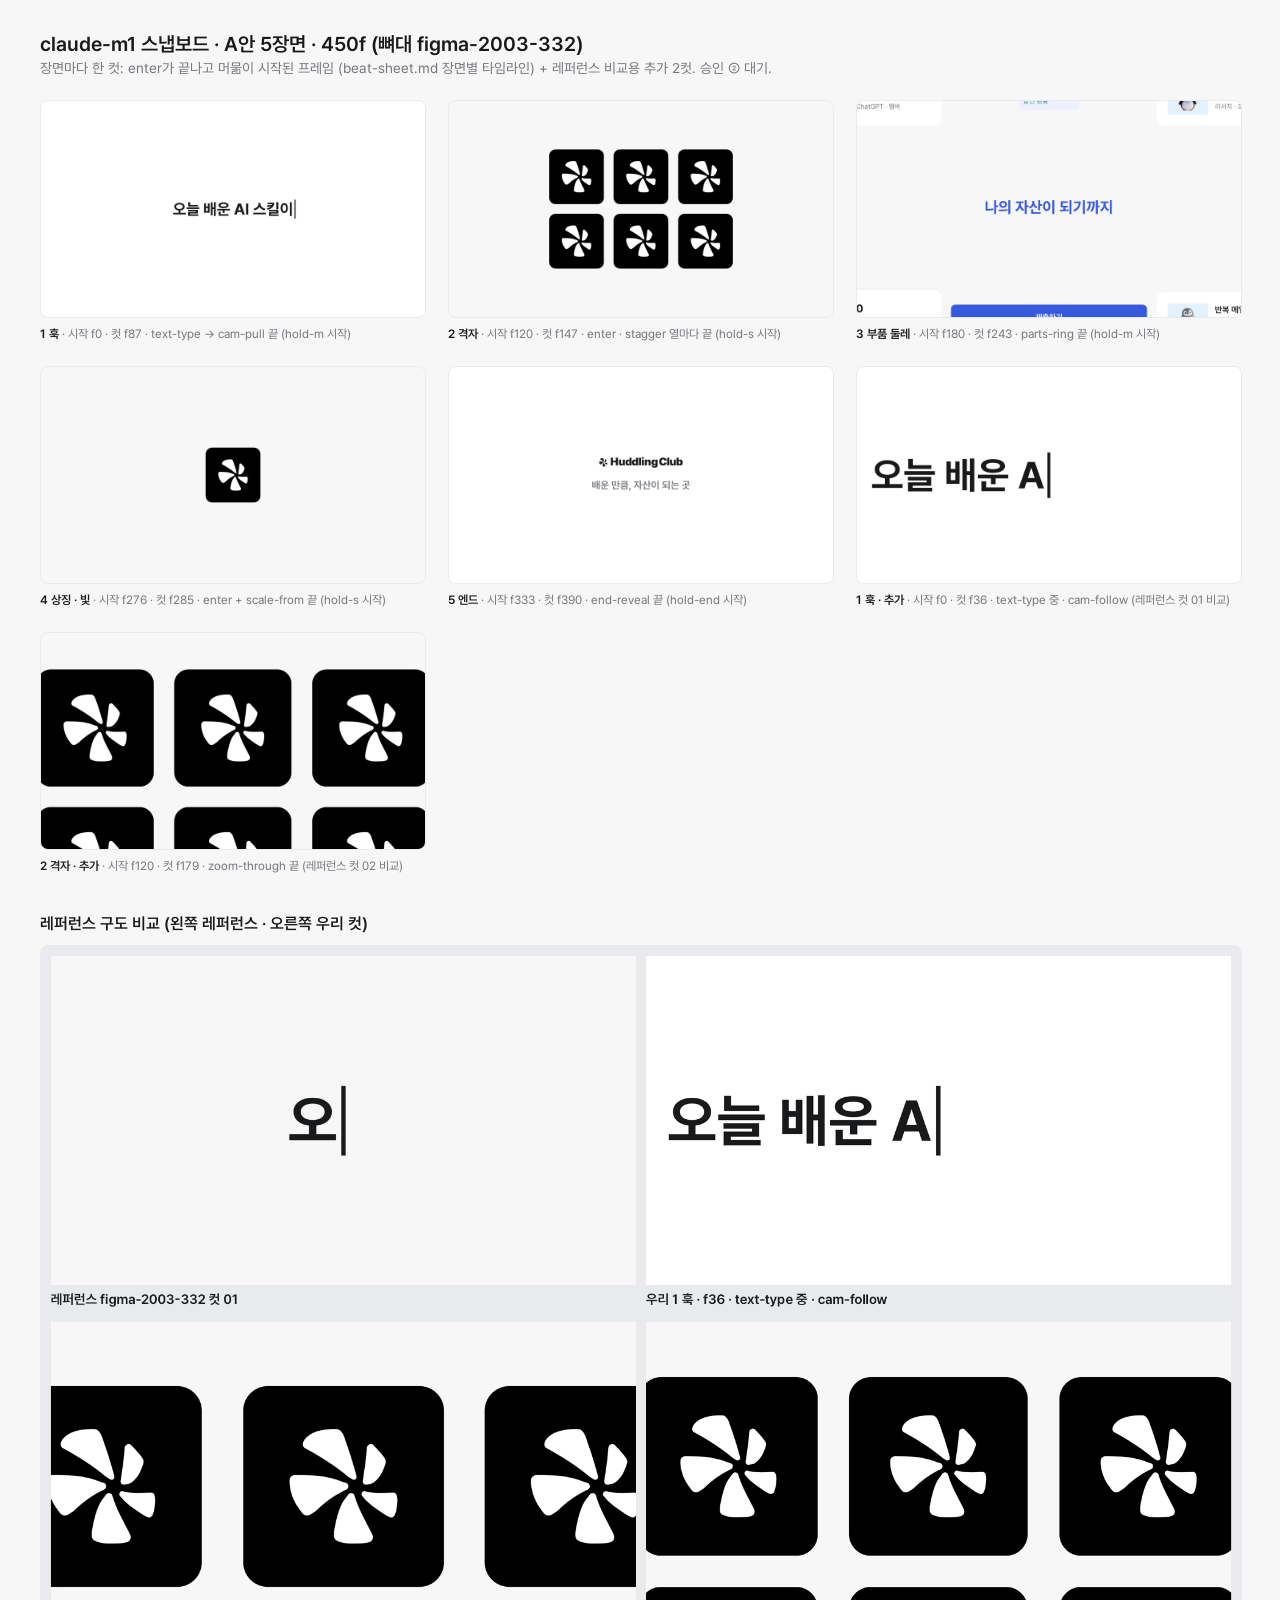
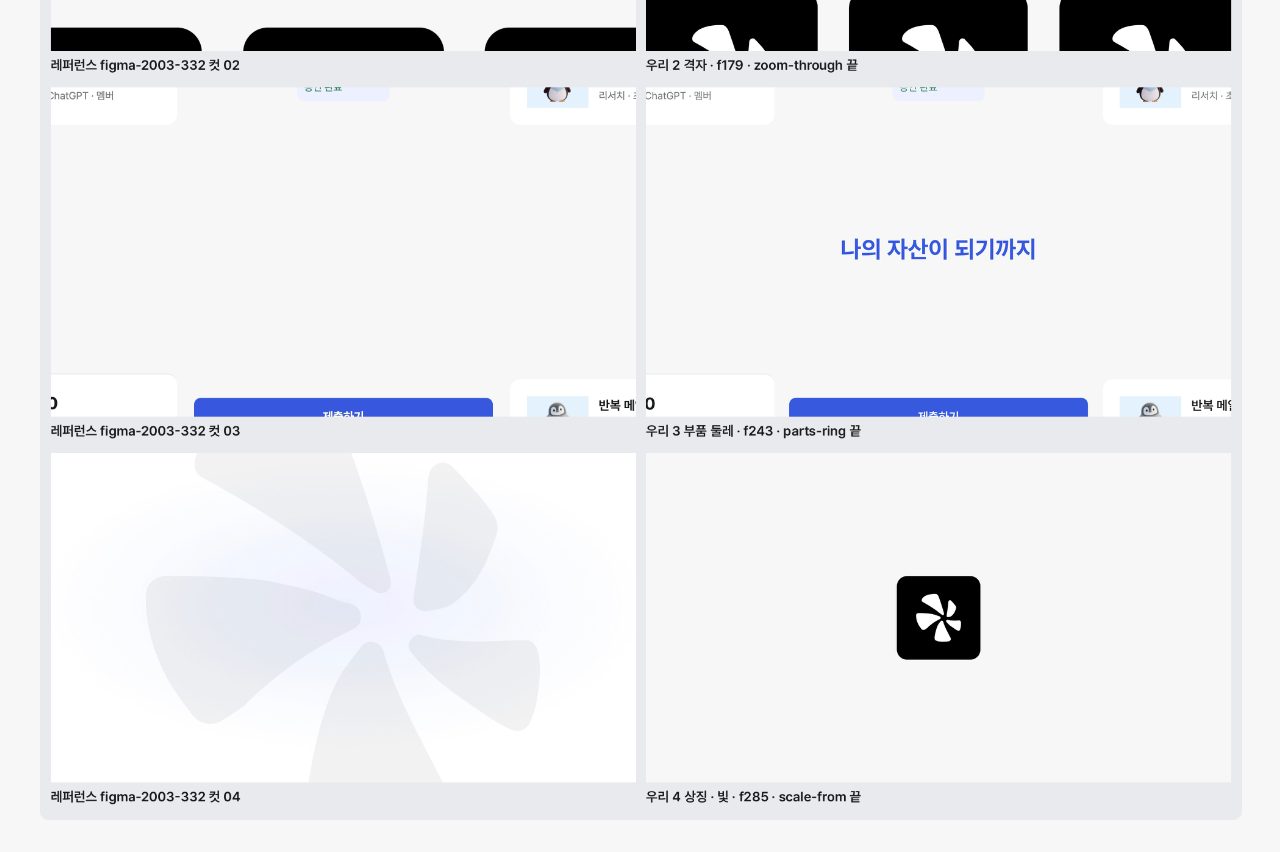
<file: out/claude-m1/snapboard/index.html>
<!doctype html>
<html lang="ko">
<head>
<meta charset="utf-8">
<meta name="viewport" content="width=device-width, initial-scale=1">
<title>claude-m1 스냅보드</title>
<style>
  @font-face { font-family: "Pretendard"; font-weight: 400; src: url("../video/assets/fonts/Pretendard-Regular.otf") format("opentype"); }
  @font-face { font-family: "Pretendard"; font-weight: 600; src: url("../video/assets/fonts/Pretendard-SemiBold.otf") format("opentype"); }
  :root { --bg: #f7f7f8; --surface: #ffffff; --text: #18191b; --muted: #75777c; --border: #e9eaed; } /* design.md 1장 */
  body { margin: 0; padding: 32px 16px; background: var(--bg); color: var(--text); font-family: "Pretendard", sans-serif; }
  header, main, section { max-width: 1200px; margin: 0 auto; }
  h1 { font-size: 20px; font-weight: 600; margin: 0 0 4px; }
  h2 { font-size: 16px; font-weight: 600; margin: 40px auto 12px; max-width: 1200px; }
  header p { margin: 0 0 24px; font-size: 14px; color: var(--muted); }
  main { display: grid; grid-template-columns: repeat(auto-fill, minmax(320px, 1fr)); gap: 24px; }
  figure { margin: 0; }
  img { display: block; width: 100%; height: auto; border: 1px solid var(--border); border-radius: 8px; background: var(--surface); }
  figcaption { margin-top: 8px; font-size: 12px; line-height: 16px; color: var(--muted); }
  figcaption b { color: var(--text); font-weight: 600; }
</style>
</head>
<body>
  <header>
    <h1>claude-m1 스냅보드 · A안 5장면 · 450f (뼈대 figma-2003-332)</h1>
    <p>장면마다 한 컷: enter가 끝나고 머묾이 시작된 프레임 (beat-sheet.md 장면별 타임라인) + 레퍼런스 비교용 추가 2컷. 승인 ② 대기.</p>
  </header>
  <main>
    <figure>
      <img src="s01.png" alt="1 훅 컷 f87" width="1920" height="1080">
      <figcaption><b>1 훅</b> · 시작 f0 · 컷 f87 · text-type → cam-pull 끝 (hold-m 시작)</figcaption>
    </figure>
    <figure>
      <img src="s02.png" alt="2 격자 컷 f147" width="1920" height="1080">
      <figcaption><b>2 격자</b> · 시작 f120 · 컷 f147 · enter · stagger 열마다 끝 (hold-s 시작)</figcaption>
    </figure>
    <figure>
      <img src="s03.png" alt="3 부품 둘레 컷 f243" width="1920" height="1080">
      <figcaption><b>3 부품 둘레</b> · 시작 f180 · 컷 f243 · parts-ring 끝 (hold-m 시작)</figcaption>
    </figure>
    <figure>
      <img src="s04.png" alt="4 상징 · 빛 컷 f285" width="1920" height="1080">
      <figcaption><b>4 상징 · 빛</b> · 시작 f276 · 컷 f285 · enter + scale-from 끝 (hold-s 시작)</figcaption>
    </figure>
    <figure>
      <img src="s05.png" alt="5 엔드 컷 f390" width="1920" height="1080">
      <figcaption><b>5 엔드</b> · 시작 f333 · 컷 f390 · end-reveal 끝 (hold-end 시작)</figcaption>
    </figure>
    <figure>
      <img src="s01b-f36.png" alt="1 훅 · 추가 컷 f36" width="1920" height="1080">
      <figcaption><b>1 훅 · 추가</b> · 시작 f0 · 컷 f36 · text-type 중 · cam-follow (레퍼런스 컷 01 비교)</figcaption>
    </figure>
    <figure>
      <img src="s02b-f179.png" alt="2 격자 · 추가 컷 f179" width="1920" height="1080">
      <figcaption><b>2 격자 · 추가</b> · 시작 f120 · 컷 f179 · zoom-through 끝 (레퍼런스 컷 02 비교)</figcaption>
    </figure>
  </main>
  <h2>레퍼런스 구도 비교 (왼쪽 레퍼런스 · 오른쪽 우리 컷)</h2>
  <section><img src="ref-compare.png" alt="레퍼런스 4컷과 우리 컷 비교" width="1968" height="2416"></section>
</body>
</html>
</file>
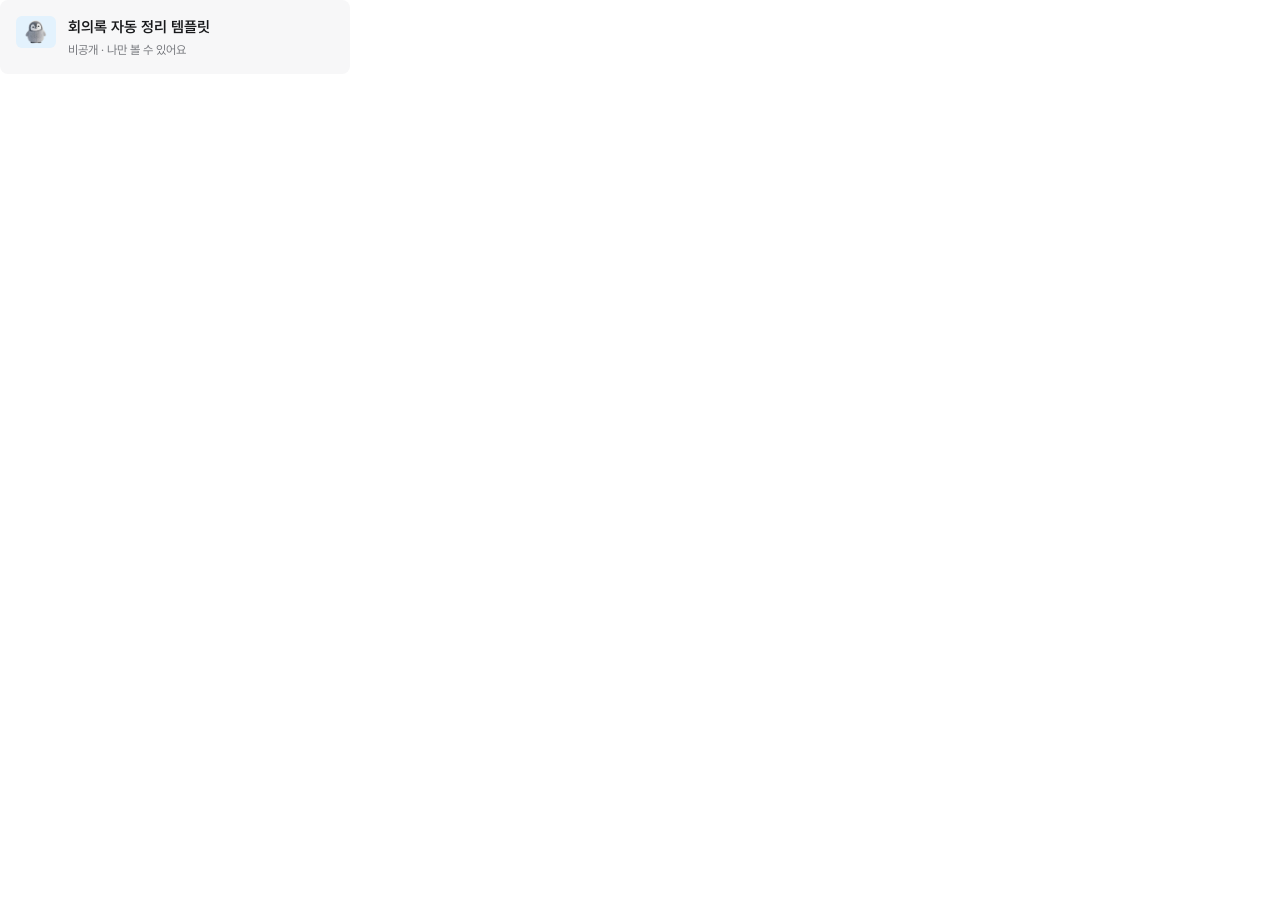
<file: src/parts/asset-card.html>
<!doctype html>
<!--
  src/parts/asset-card.html — 자산 카드 (Figma 197:640 · 197:656 · 197:671 · 197:686 · AssetCard · "실습 소재" 섹션)
  크기: 350×74 (피그마 레이어 값 그대로). 안쪽 여백 16 (space-content) · 간격 12 · 모서리 8 · 아이콘 칸 40×32 모서리 6 (radius-small)
  간격 12는 피그마에서 radius-card에, 모서리 8은 space-inline에 연결돼 있다 (값만 같음). 토큰 이름은 docs/design.md 4장 Scale
  일러스트: src/assets/buddy-front-1.png (private-image) · buddy-front-2.png (review). 피그마 에셋과 같은 파일. 감싸기만 하고 고치지 않는다
  상태: #asset-card의 data-state (피그마 variant 4개)
    private-image  "회의록 자동 정리 템플릿" · "비공개 · 나만 볼 수 있어요"      (197:640, 펭귄 아이콘)
    review         "리서치 비교표 템플릿" · "멤버 공개 · 판매 검수 중"          (197:656, 펭귄 아이콘)
    selling        "업무 자동화 체크리스트" · "멤버 공개 · 판매 중 · ₩9,900"     (197:671, "파일" 아이콘)
    private-file   "주간 보고서 작성 도우미" · "비공개 · 판매 신청 전"          (197:686, "파일" 아이콘)
  펭귄 아이콘 상태는 위쪽 정렬, "파일" 아이콘 상태는 가운데 정렬 (피그마 그대로)
  확인용: ?state=<값> 으로 열면 그 상태로 보인다
  비교 캡처: src/parts/_check/asset-card.png
-->
<html lang="ko">
<head>
<meta charset="utf-8">
<title>asset-card</title>
<style>
  @font-face { font-family: "Pretendard"; font-weight: 400; src: url("../assets/fonts/Pretendard-Regular.otf") format("opentype"); }
  @font-face { font-family: "Pretendard"; font-weight: 600; src: url("../assets/fonts/Pretendard-SemiBold.otf") format("opentype"); }
  /* 토큰 (docs/design.md 1장) */
  :root {
    --color-bg: #ffffff;
    --color-surface: #f7f7f8;
    --color-text: #18191b;
    --color-text-muted: #75777c;
    --color-primary: #3759de;
    --color-character-bg: #e3f2fd;
  }
  html, body { margin: 0; background: transparent; }
  #asset-card {
    box-sizing: border-box;
    width: 350px;
    padding: 16px;
    display: flex;
    align-items: flex-start;
    gap: 12px;
    overflow: hidden;
    border-radius: 8px;
    background: var(--color-surface);
    font-family: "Pretendard", sans-serif;
  }
  #asset-card[data-state="selling"],
  #asset-card[data-state="private-file"] { align-items: center; }
  #asset-card p { margin: 0; }
  /* 아이콘 칸 */
  #asset-card .icon {
    box-sizing: border-box;
    flex: none;
    width: 40px;
    overflow: hidden;
    border-radius: 6px;
  }
  #asset-card .icon-image { height: 32px; background: var(--color-character-bg); }
  #asset-card .icon-image img { display: block; width: 40px; height: 32px; object-fit: contain; }
  #asset-card .icon-file { padding: 8px; background: var(--color-bg); }
  /* Text/eyebrow */
  #asset-card .icon-file p { width: 24px; font-weight: 600; font-size: 11px; line-height: 16px; color: var(--color-primary); }
  #asset-card .copy { width: 266px; display: flex; flex-direction: column; gap: 4px; overflow: hidden; }
  /* Text/list-title */
  #asset-card .title { font-weight: 600; font-size: 15px; line-height: 22px; color: var(--color-text); }
  /* Text/caption */
  #asset-card .meta { font-weight: 400; font-size: 12px; line-height: 16px; color: var(--color-text-muted); }
  /* 상태별로 하나만 보인다 */
  #asset-card [data-for] { display: none; }
  #asset-card[data-state="private-image"] [data-for~="private-image"],
  #asset-card[data-state="review"] [data-for~="review"],
  #asset-card[data-state="selling"] [data-for~="selling"],
  #asset-card[data-state="private-file"] [data-for~="private-file"] { display: block; }
  #asset-card .copy[data-for] { display: none; }
  #asset-card[data-state="private-image"] .copy[data-for~="private-image"],
  #asset-card[data-state="review"] .copy[data-for~="review"],
  #asset-card[data-state="selling"] .copy[data-for~="selling"],
  #asset-card[data-state="private-file"] .copy[data-for~="private-file"] { display: flex; }
</style>
</head>
<body>
  <div id="asset-card" data-state="private-image">
    <div class="icon icon-image" data-for="private-image"><img src="../assets/buddy-front-1.png" alt=""></div>
    <div class="icon icon-image" data-for="review"><img src="../assets/buddy-front-2.png" alt=""></div>
    <div class="icon icon-file" data-for="selling private-file"><p>파일</p></div>
    <div class="copy" data-for="private-image">
      <p class="title">회의록 자동 정리 템플릿</p>
      <p class="meta">비공개 · 나만 볼 수 있어요</p>
    </div>
    <div class="copy" data-for="review">
      <p class="title">리서치 비교표 템플릿</p>
      <p class="meta">멤버 공개 · 판매 검수 중</p>
    </div>
    <div class="copy" data-for="selling">
      <p class="title">업무 자동화 체크리스트</p>
      <p class="meta">멤버 공개 · 판매 중 · ₩9,900</p>
    </div>
    <div class="copy" data-for="private-file">
      <p class="title">주간 보고서 작성 도우미</p>
      <p class="meta">비공개 · 판매 신청 전</p>
    </div>
  </div>
  <script>
    const s = new URLSearchParams(location.search).get("state");
    if (s) document.getElementById("asset-card").dataset.state = s;
  </script>
</body>
</html>
</file>
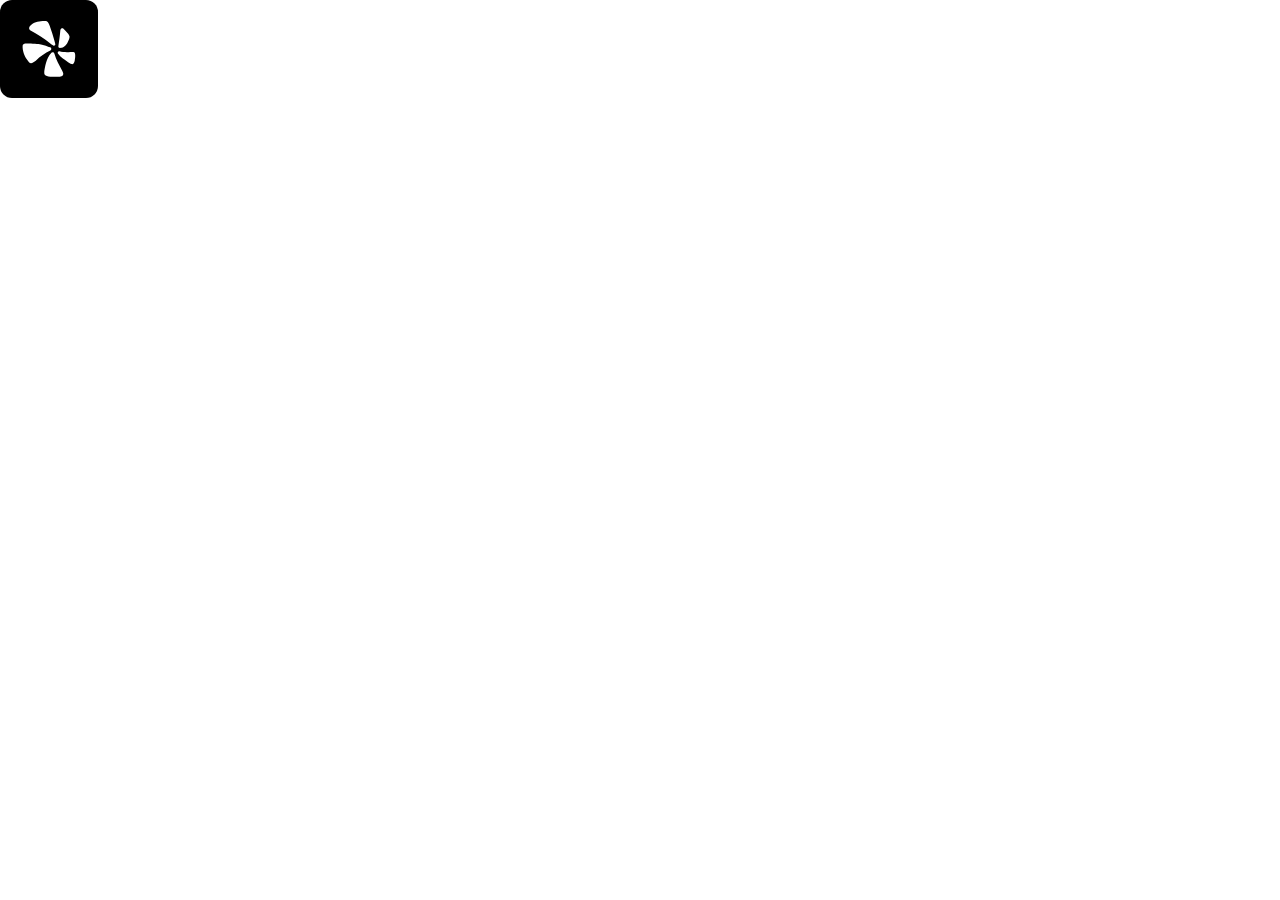
<file: src/parts/brand-icon.html>
<!doctype html>
<!--
  src/parts/brand-icon.html — 앱 아이콘 (Figma 255:2700)
  크기: 98×98 (피그마 레이어 값 그대로). 안쪽 여백 16 (space-content) · 모서리 12 (radius-card) · 안에 흰 심볼 66×66. 토큰 이름은 docs/design.md 4장 Scale
  원본: src/assets/logo-symbol-white.svg (logo의 symbol-white와 같은 파일). 감싸기만 하고 고치지 않는다
  상태: 없음 (피그마에 variant 없음)
-->
<html lang="ko">
<head>
<meta charset="utf-8">
<title>brand-icon</title>
<style>
  /* 토큰 (docs/design.md 1장) */
  :root {
    --color-illustration-000000: #000000;
  }
  html, body { margin: 0; background: transparent; }
  #brand-icon {
    box-sizing: border-box;
    width: 98px;
    padding: 16px;
    display: flex;
    align-items: center;
    border-radius: 12px;
    background: var(--color-illustration-000000);
  }
  #brand-icon img { display: block; flex: none; width: 66px; height: 66px; }
</style>
</head>
<body>
  <div id="brand-icon">
    <img src="../assets/logo-symbol-white.svg" width="100" height="100" alt="Huddling Club">
  </div>
</body>
</html>
</file>
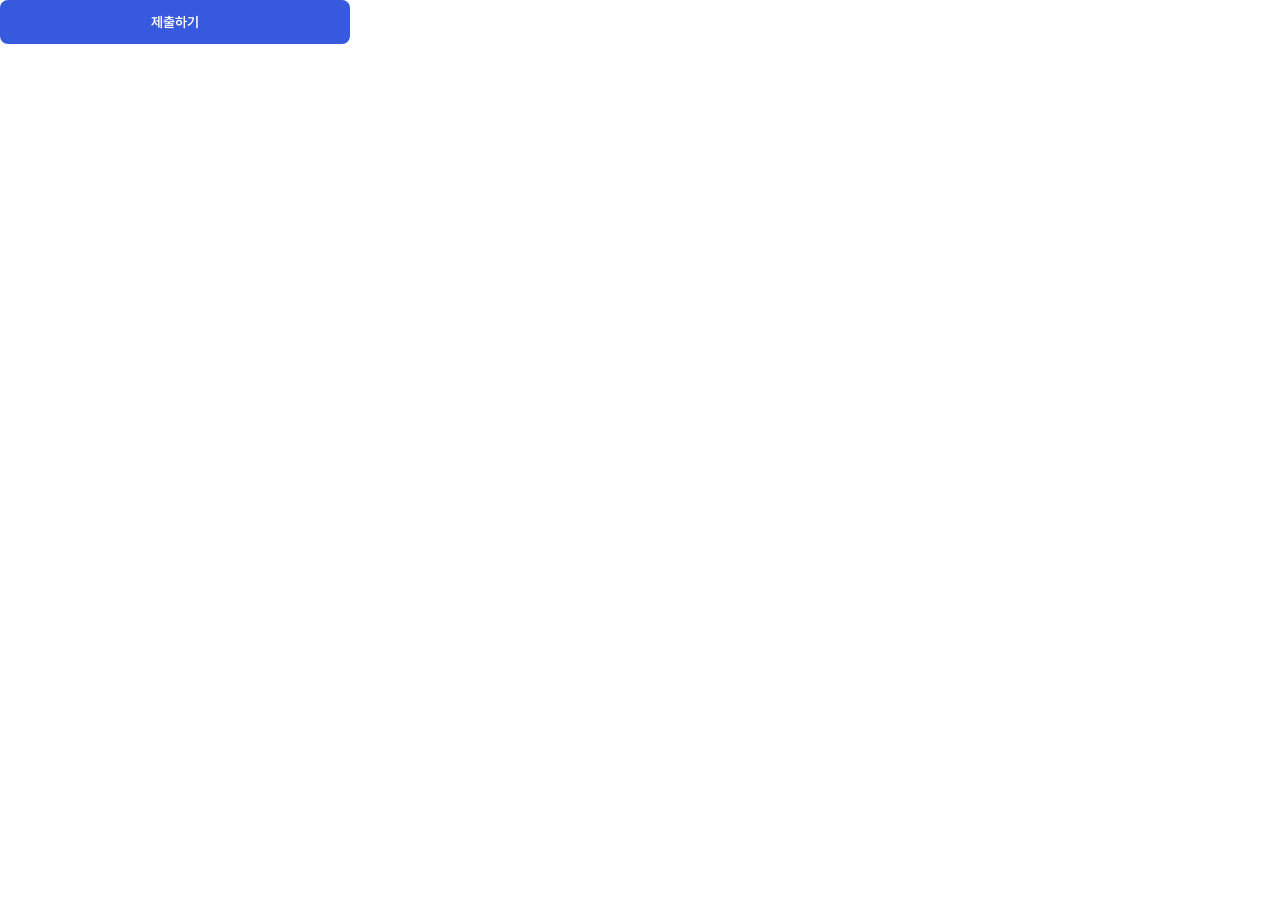
<file: src/parts/button-submit.html>
<!doctype html>
<!--
  src/parts/button-submit.html — 제출 버튼 (Figma 195:634 · Button · 허들링 B안 공통 컴포넌트)
  크기: 350×44 (피그마 레이어 값 그대로). 안쪽 여백 12 (space-small) · 간격 8 (space-inline) · 모서리 8 (radius-button). 토큰 이름은 docs/design.md 4장 Scale
  상태: #button-submit의 data-state로 문구만 바뀐다. 피그마는 인스턴스마다 글자를 바꿔 씀
    submit       "제출하기"              (부품 원본 195:634)
    view-assets  "내 자산에서 보기"       (04-approved 191:1275)
    add-asset    "＋ 새 자산 등록"        (05-assets 191:1288, 전각 ＋ 그대로)
    apply-case   "적용 사례 정리하기 →"   (mission-card 안 195:638, 폭 318)
  확인용: ?state=<값> 으로 열면 그 상태로 보인다
  눌림 모션은 src/patterns/button-press.html 주석대로 장면에서 만든다
-->
<html lang="ko">
<head>
<meta charset="utf-8">
<title>button-submit</title>
<style>
  @font-face { font-family: "Pretendard"; font-weight: 600; src: url("../assets/fonts/Pretendard-SemiBold.otf") format("opentype"); }
  /* 토큰 (docs/design.md 1장) */
  :root {
    --color-primary: #3759de;
    --color-on-primary: #ffffff;
  }
  html, body { margin: 0; background: transparent; }
  #button-submit {
    box-sizing: border-box;
    width: 350px;
    padding: 12px;
    display: flex;
    align-items: center;
    justify-content: center;
    gap: 8px;
    overflow: hidden;
    border-radius: 8px;
    background: var(--color-primary);
  }
  #button-submit[data-state="apply-case"] { width: 318px; }
  /* Text/label */
  #button-submit .label {
    flex: 1 0 0;
    min-width: 1px;
    margin: 0;
    font-family: "Pretendard", sans-serif;
    font-weight: 600;
    font-size: 14px;
    line-height: 20px;
    color: var(--color-on-primary);
    text-align: center;
  }
  #button-submit .label > span { display: none; }
  #button-submit[data-state="submit"] [data-for="submit"],
  #button-submit[data-state="view-assets"] [data-for="view-assets"],
  #button-submit[data-state="add-asset"] [data-for="add-asset"],
  #button-submit[data-state="apply-case"] [data-for="apply-case"] { display: inline; }
</style>
</head>
<body>
  <div id="button-submit" data-state="submit">
    <p class="label"><span data-for="submit">제출하기</span><span data-for="view-assets">내 자산에서 보기</span><span data-for="add-asset">＋ 새 자산 등록</span><span data-for="apply-case">적용 사례 정리하기 →</span></p>
  </div>
  <script>
    const state = new URLSearchParams(location.search).get("state");
    if (state) document.getElementById("button-submit").dataset.state = state;
  </script>
</body>
</html>
</file>
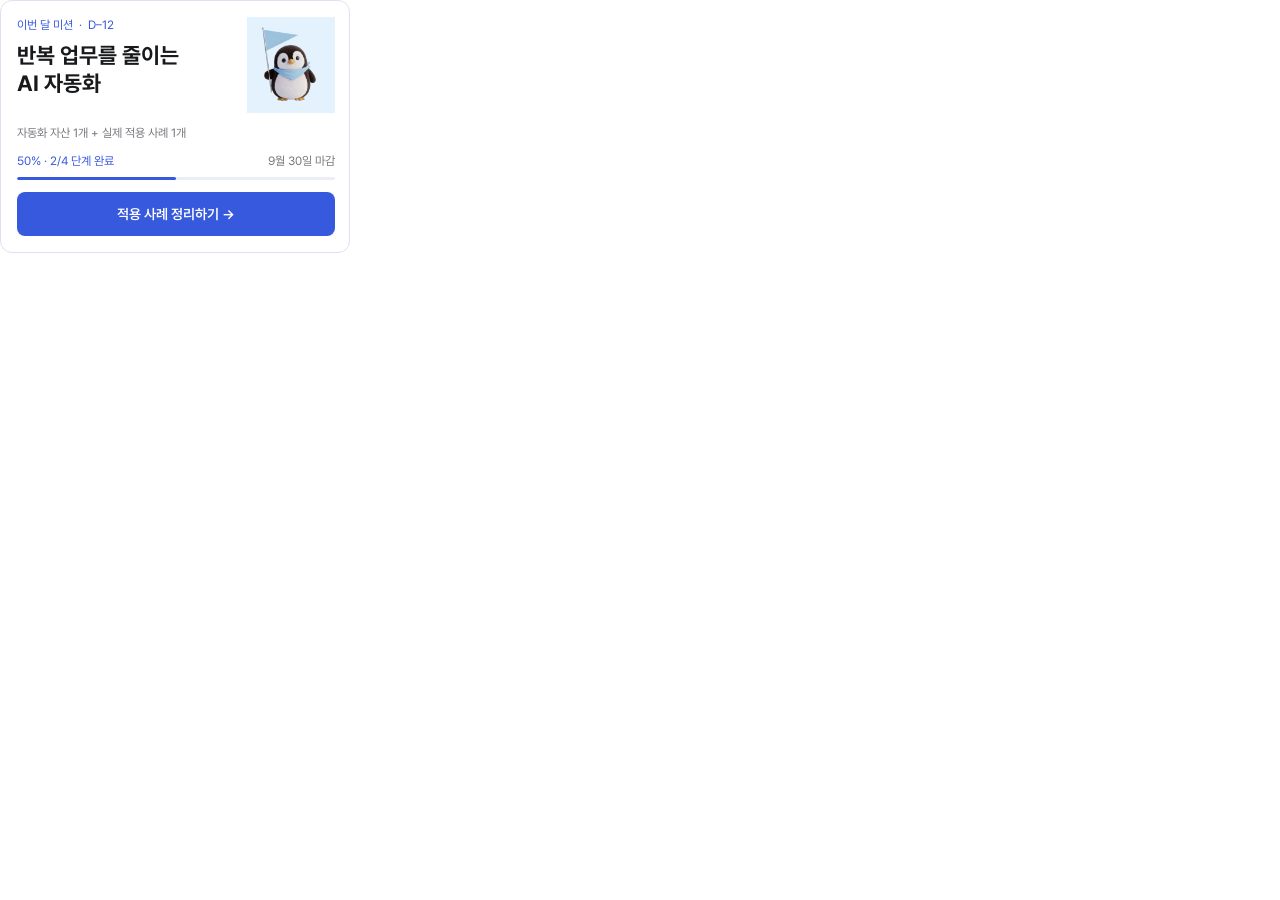
<file: src/parts/mission-card.html>
<!doctype html>
<!--
  src/parts/mission-card.html — 이번 달 미션 카드 (Figma 195:642 · MissionCard · 허들링 B안 공통 컴포넌트)
  크기: 350×253 (피그마 레이어 값 그대로). 안쪽 여백 16 (space-content) · 간격 12 (space-small) · 안쪽 묶음 간격 8 (space-inline) · 모서리 12 (radius-card) · 테두리 1px. 토큰 이름은 docs/design.md 4장 Scale
  일러스트: src/assets/perdi-flag.png (Character / perdi-flag, 깃발 든 펭귄). 감싸기만 하고 고치지 않는다
  상태: 없음 (피그마에 variant 없음)
  진행 바: 피그마는 벡터 2개(트랙 318×3 + 채움 159×3)인데, 차오르는 모션을 위해 div 2개로 옮겼다. 색 · 크기는 같다
    #mission-card-progress-fill 의 --progress (0–1)만 바꾼다. 기본 0.5 = 피그마 값
    진행 글자 #mission-card-progress-text 는 같은 emphasis로 함께 오른다 (docs/motion.md 2장)
  버튼: button-submit의 apply-case 상태와 같은 모양 (src/parts/button-submit.html)
-->
<html lang="ko">
<head>
<meta charset="utf-8">
<title>mission-card</title>
<style>
  @font-face { font-family: "Pretendard"; font-weight: 400; src: url("../assets/fonts/Pretendard-Regular.otf") format("opentype"); }
  @font-face { font-family: "Pretendard"; font-weight: 600; src: url("../assets/fonts/Pretendard-SemiBold.otf") format("opentype"); }
  @font-face { font-family: "Pretendard"; font-weight: 700; src: url("../assets/fonts/Pretendard-Bold.otf") format("opentype"); }
  /* 토큰 (docs/design.md 1장) */
  :root {
    --color-bg: #ffffff;
    --color-text: #18191b;
    --color-text-muted: #75777c;
    --color-primary: #3759de;
    --color-on-primary: #ffffff;
    --color-character-bg: #e3f2fd;
    --color-illustration-dce2f2: #dce2f2;
    --color-illustration-ebeef5: #ebeef5;
  }
  html, body { margin: 0; background: transparent; }
  #mission-card {
    box-sizing: border-box;
    width: 350px;
    padding: 16px;
    display: flex;
    flex-direction: column;
    gap: 12px;
    overflow: hidden;
    border: 1px solid var(--color-illustration-dce2f2);
    border-radius: 12px;
    background: var(--color-bg);
    font-family: "Pretendard", sans-serif;
  }
  #mission-card p { margin: 0; }
  #mission-card .cover { width: 318px; display: flex; align-items: flex-start; gap: 12px; overflow: hidden; }
  #mission-card .copy { width: 218px; display: flex; flex-direction: column; gap: 8px; overflow: hidden; }
  /* Text/caption */
  #mission-card .caption { font-weight: 400; font-size: 12px; line-height: 16px; white-space: pre-wrap; }
  #mission-card .eyebrow { color: var(--color-primary); }
  /* Text/compact-title */
  #mission-card .title { font-weight: 700; font-size: 22px; line-height: 28px; color: var(--color-text); }
  #mission-card .character {
    flex: none;
    width: 88px;
    height: 96px;
    overflow: hidden;
    background: var(--color-character-bg);
  }
  #mission-card .character img { display: block; width: 88px; height: 96px; object-fit: contain; }
  #mission-card .deliverables { width: 318px; color: var(--color-text-muted); }
  #mission-card .progress { width: 318px; display: flex; flex-direction: column; gap: 8px; }
  #mission-card .progress-labels { display: flex; }
  #mission-card #mission-card-progress-text { width: 190px; color: var(--color-primary); }
  #mission-card .due { width: 128px; color: var(--color-text-muted); text-align: right; }
  #mission-card .track {
    position: relative;
    width: 318px;
    height: 3px;
    overflow: hidden;
    border-radius: 1.5px;
    background: var(--color-illustration-ebeef5);
  }
  #mission-card-progress-fill {
    --progress: 0.5;
    position: absolute;
    left: 0;
    top: 0;
    width: calc(318px * var(--progress));
    height: 3px;
    border-radius: 1.5px;
    background: var(--color-primary);
  }
  #mission-card .button {
    box-sizing: border-box;
    width: 318px;
    padding: 12px;
    display: flex;
    align-items: center;
    justify-content: center;
    overflow: hidden;
    border-radius: 8px;
    background: var(--color-primary);
  }
  /* Text/label */
  #mission-card .button p {
    flex: 1 0 0;
    font-weight: 600;
    font-size: 14px;
    line-height: 20px;
    color: var(--color-on-primary);
    text-align: center;
  }
</style>
</head>
<body>
  <div id="mission-card">
    <div class="cover">
      <div class="copy">
        <p class="caption eyebrow">이번 달 미션  ·  D–12</p>
        <p class="title">반복 업무를 줄이는<br>AI 자동화</p>
      </div>
      <div class="character"><img src="../assets/perdi-flag.png" alt=""></div>
    </div>
    <p class="caption deliverables">자동화 자산 1개 + 실제 적용 사례 1개</p>
    <div class="progress">
      <div class="progress-labels">
        <p id="mission-card-progress-text" class="caption">50% · 2/4 단계 완료</p>
        <p class="caption due">9월 30일 마감</p>
      </div>
      <div class="track"><div id="mission-card-progress-fill"></div></div>
    </div>
    <div id="mission-card-button" class="button"><p>적용 사례 정리하기 →</p></div>
  </div>
</body>
</html>
</file>
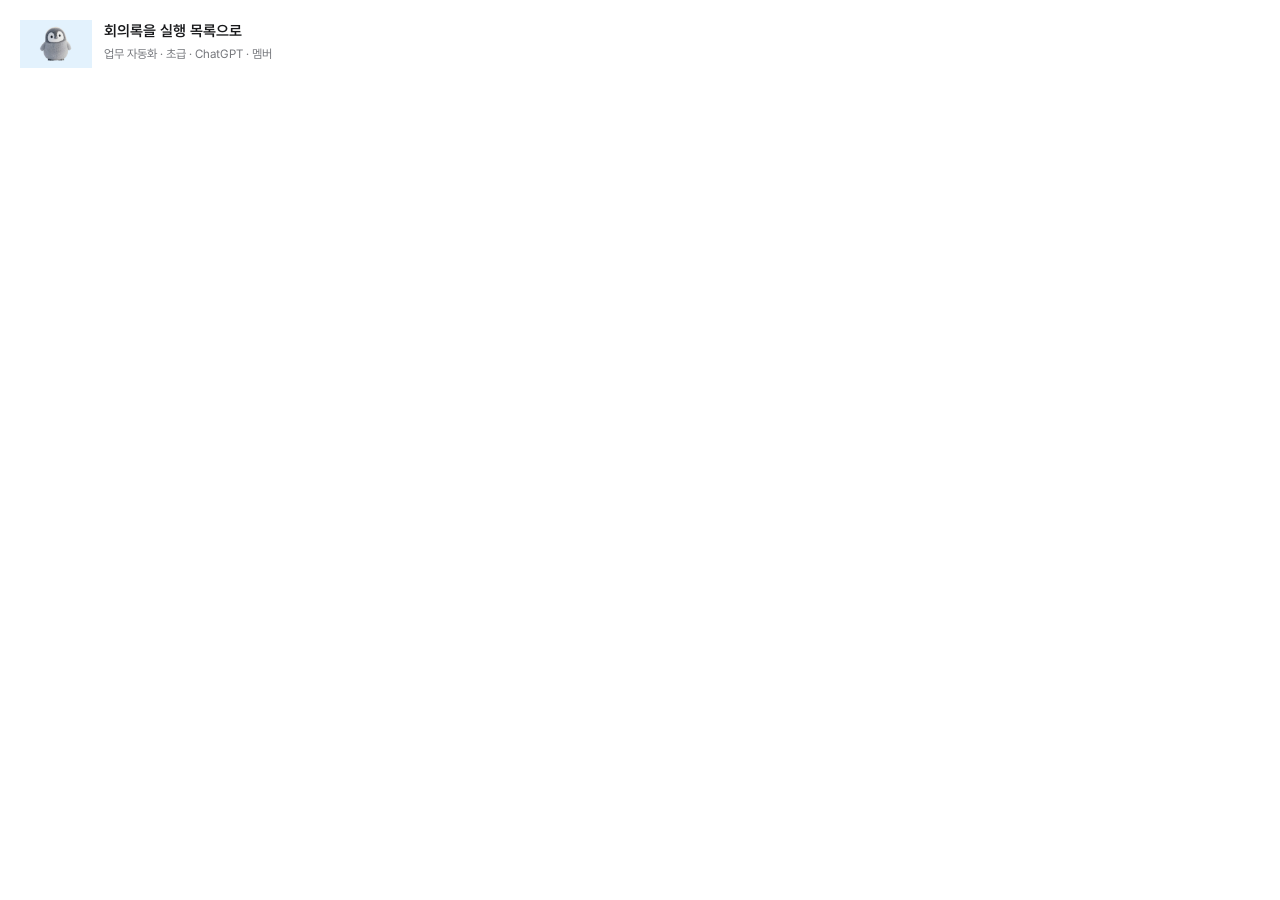
<file: src/parts/skill-card-1.html>
<!doctype html>
<!--
  src/parts/skill-card-1.html — 스킬 카드 1 (Figma 195:631 · SkillCard · 허들링 B안 공통 컴포넌트)
  크기: 350×88 (피그마 레이어 값 그대로). 안쪽 여백 20 (space-page) · 간격 12 · 모서리 12 (radius-card)
  글자 칸 266은 피그마 그대로 (여백 20이 생겨 내용 영역 310보다 40 넘침, 피그마도 잘림 · 지금 문구는 짧아 안 보임)
  일러스트: src/assets/buddy-front-1.png (Character / buddy-front, 회색 아기 펭귄). 감싸기만 하고 고치지 않는다
  상태: 없음 (피그마에 variant 없음)
-->
<html lang="ko">
<head>
<meta charset="utf-8">
<title>skill-card-1</title>
<style>
  @font-face { font-family: "Pretendard"; font-weight: 400; src: url("../assets/fonts/Pretendard-Regular.otf") format("opentype"); }
  @font-face { font-family: "Pretendard"; font-weight: 600; src: url("../assets/fonts/Pretendard-SemiBold.otf") format("opentype"); }
  /* 토큰 (docs/design.md 1장) */
  :root {
    --color-bg: #ffffff;
    --color-text: #18191b;
    --color-text-muted: #75777c;
    --color-character-bg: #e3f2fd;
  }
  html, body { margin: 0; background: transparent; }
  .skill-card {
    box-sizing: border-box;
    width: 350px;
    padding: 20px;
    display: flex;
    align-items: flex-start;
    gap: 12px;
    overflow: hidden;
    border-radius: 12px;
    background: var(--color-bg);
    font-family: "Pretendard", sans-serif;
  }
  .skill-card .character {
    flex: none;
    width: 72px;
    height: 48px;
    overflow: hidden;
    background: var(--color-character-bg);
  }
  .skill-card .character img { display: block; width: 72px; height: 48px; object-fit: contain; }
  .skill-card .copy { flex: none; width: 266px; display: flex; flex-direction: column; gap: 4px; overflow: hidden; }
  .skill-card p { margin: 0; }
  /* Text/list-title */
  .skill-card .title { font-weight: 600; font-size: 15px; line-height: 22px; color: var(--color-text); }
  /* Text/caption */
  .skill-card .meta { font-weight: 400; font-size: 12px; line-height: 16px; color: var(--color-text-muted); }
</style>
</head>
<body>
  <div id="skill-card-1" class="skill-card">
    <div class="character"><img src="../assets/buddy-front-1.png" alt=""></div>
    <div class="copy">
      <p class="title">회의록을 실행 목록으로</p>
      <p class="meta">업무 자동화 · 초급 · ChatGPT · 멤버</p>
    </div>
  </div>
</body>
</html>
</file>
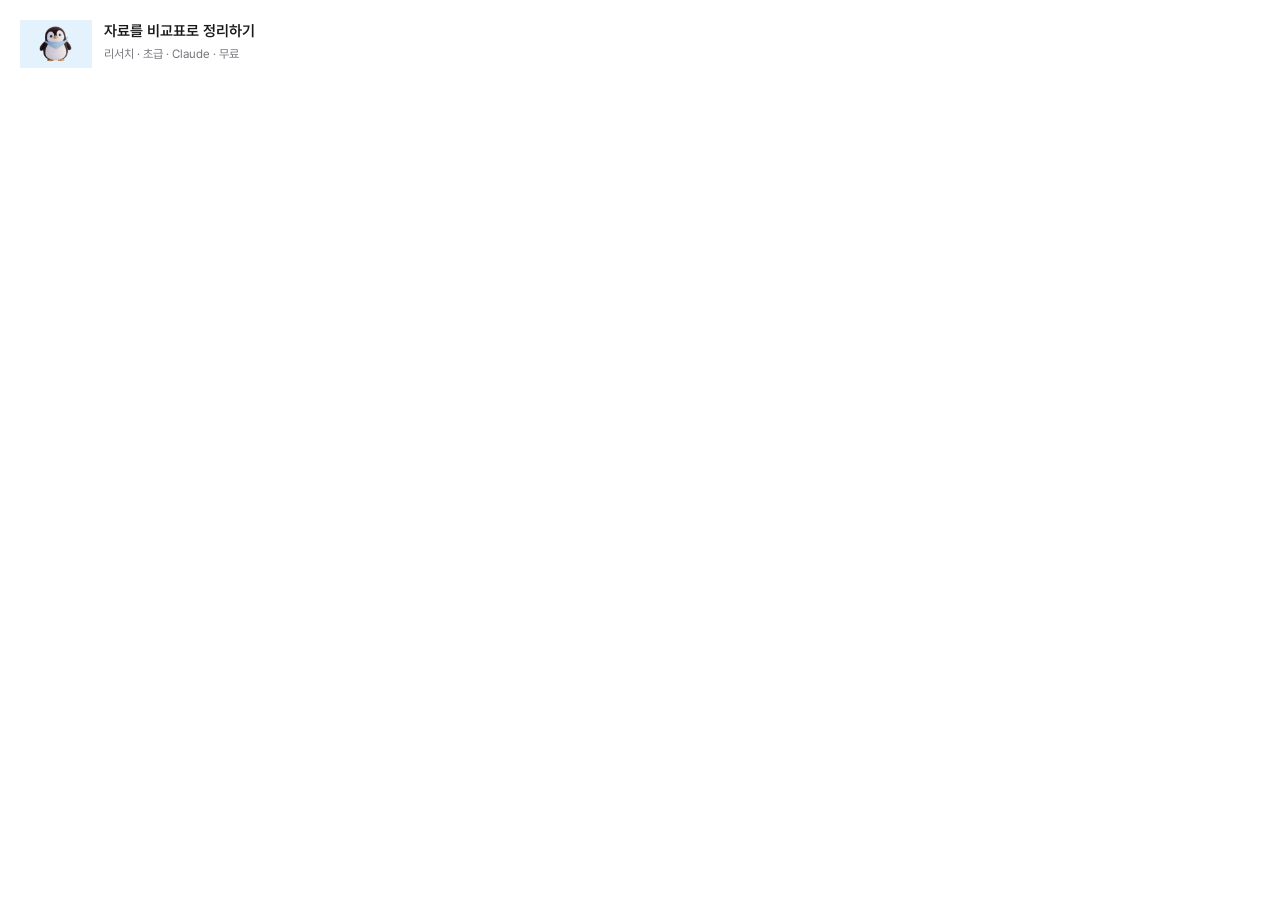
<file: src/parts/skill-card-2.html>
<!doctype html>
<!--
  src/parts/skill-card-2.html — 스킬 카드 2 (Figma 195:632 · SkillCard · 허들링 B안 공통 컴포넌트)
  크기: 350×88 (피그마 레이어 값 그대로). 안쪽 여백 20 (space-page) · 간격 12 · 모서리 12 (radius-card)
  글자 칸 266은 피그마 그대로 (여백 20이 생겨 내용 영역 310보다 40 넘침, 피그마도 잘림 · 지금 문구는 짧아 안 보임)
  일러스트: src/assets/buddy-front-2.png (Character / buddy-front, 스카프 펭귄). 감싸기만 하고 고치지 않는다
  상태: 없음 (피그마에 variant 없음)
-->
<html lang="ko">
<head>
<meta charset="utf-8">
<title>skill-card-2</title>
<style>
  @font-face { font-family: "Pretendard"; font-weight: 400; src: url("../assets/fonts/Pretendard-Regular.otf") format("opentype"); }
  @font-face { font-family: "Pretendard"; font-weight: 600; src: url("../assets/fonts/Pretendard-SemiBold.otf") format("opentype"); }
  /* 토큰 (docs/design.md 1장) */
  :root {
    --color-bg: #ffffff;
    --color-text: #18191b;
    --color-text-muted: #75777c;
    --color-character-bg: #e3f2fd;
  }
  html, body { margin: 0; background: transparent; }
  .skill-card {
    box-sizing: border-box;
    width: 350px;
    padding: 20px;
    display: flex;
    align-items: flex-start;
    gap: 12px;
    overflow: hidden;
    border-radius: 12px;
    background: var(--color-bg);
    font-family: "Pretendard", sans-serif;
  }
  .skill-card .character {
    flex: none;
    width: 72px;
    height: 48px;
    overflow: hidden;
    background: var(--color-character-bg);
  }
  .skill-card .character img { display: block; width: 72px; height: 48px; object-fit: contain; }
  .skill-card .copy { flex: none; width: 266px; display: flex; flex-direction: column; gap: 4px; overflow: hidden; }
  .skill-card p { margin: 0; }
  /* Text/list-title */
  .skill-card .title { font-weight: 600; font-size: 15px; line-height: 22px; color: var(--color-text); }
  /* Text/caption */
  .skill-card .meta { font-weight: 400; font-size: 12px; line-height: 16px; color: var(--color-text-muted); }
</style>
</head>
<body>
  <div id="skill-card-2" class="skill-card">
    <div class="character"><img src="../assets/buddy-front-2.png" alt=""></div>
    <div class="copy">
      <p class="title">자료를 비교표로 정리하기</p>
      <p class="meta">리서치 · 초급 · Claude · 무료</p>
    </div>
  </div>
</body>
</html>
</file>
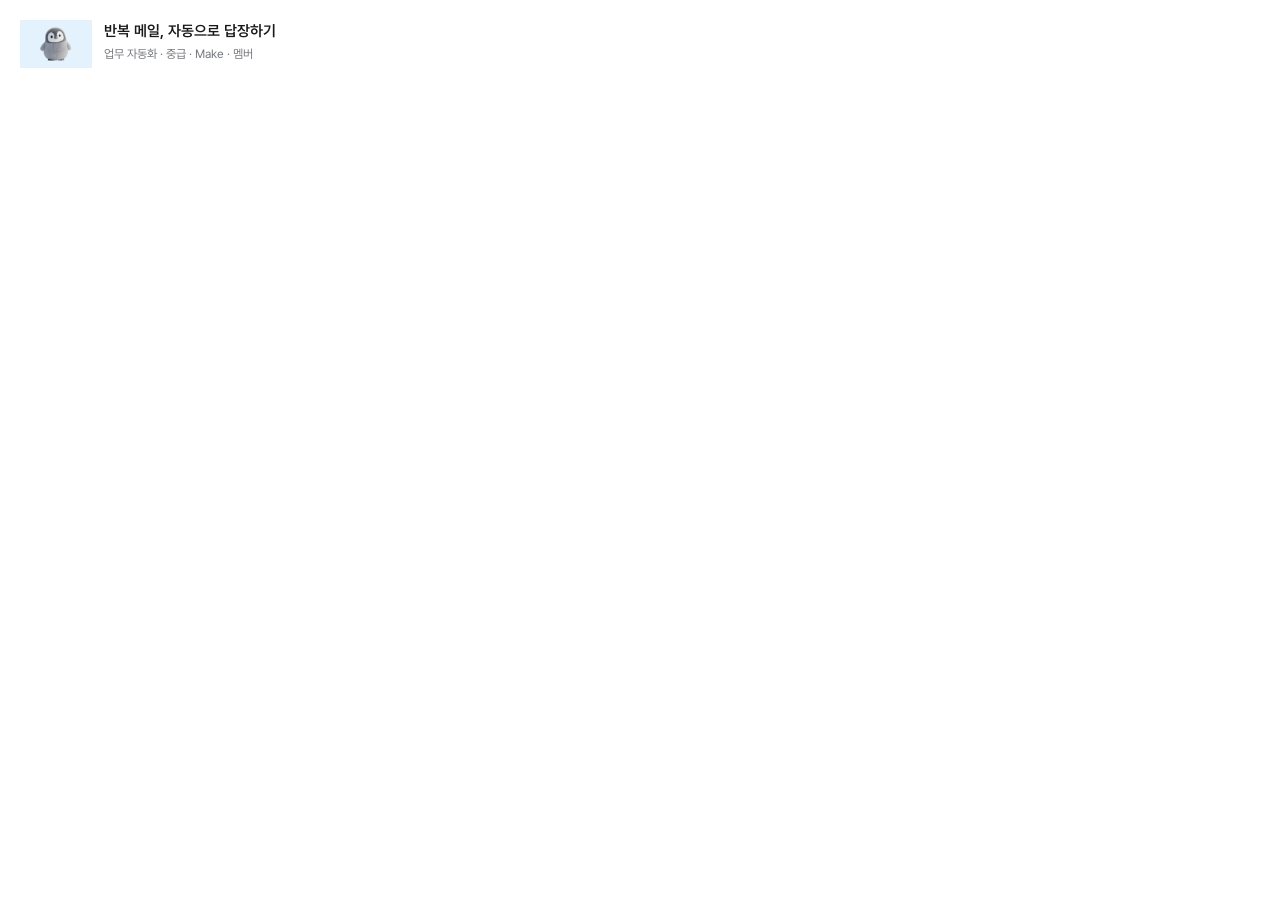
<file: src/parts/skill-card-3.html>
<!doctype html>
<!--
  src/parts/skill-card-3.html — 스킬 카드 3 (Figma 195:633 · SkillCard · 허들링 B안 공통 컴포넌트)
  크기: 350×88 (피그마 레이어 값 그대로). 안쪽 여백 20 (space-page) · 간격 12 · 모서리 12 (radius-card)
  글자 칸 266은 피그마 그대로 (여백 20이 생겨 내용 영역 310보다 40 넘침, 피그마도 잘림 · 지금 문구는 짧아 안 보임)
  일러스트: src/assets/buddy-front-1.png (Character / buddy-front, 회색 아기 펭귄, skill-card-1과 같은 파일). 감싸기만 하고 고치지 않는다
  상태: 없음 (피그마에 variant 없음)
-->
<html lang="ko">
<head>
<meta charset="utf-8">
<title>skill-card-3</title>
<style>
  @font-face { font-family: "Pretendard"; font-weight: 400; src: url("../assets/fonts/Pretendard-Regular.otf") format("opentype"); }
  @font-face { font-family: "Pretendard"; font-weight: 600; src: url("../assets/fonts/Pretendard-SemiBold.otf") format("opentype"); }
  /* 토큰 (docs/design.md 1장) */
  :root {
    --color-bg: #ffffff;
    --color-text: #18191b;
    --color-text-muted: #75777c;
    --color-character-bg: #e3f2fd;
  }
  html, body { margin: 0; background: transparent; }
  .skill-card {
    box-sizing: border-box;
    width: 350px;
    padding: 20px;
    display: flex;
    align-items: flex-start;
    gap: 12px;
    overflow: hidden;
    border-radius: 12px;
    background: var(--color-bg);
    font-family: "Pretendard", sans-serif;
  }
  .skill-card .character {
    flex: none;
    width: 72px;
    height: 48px;
    overflow: hidden;
    background: var(--color-character-bg);
  }
  .skill-card .character img { display: block; width: 72px; height: 48px; object-fit: contain; }
  .skill-card .copy { flex: none; width: 266px; display: flex; flex-direction: column; gap: 4px; overflow: hidden; }
  .skill-card p { margin: 0; }
  /* Text/list-title */
  .skill-card .title { font-weight: 600; font-size: 15px; line-height: 22px; color: var(--color-text); }
  /* Text/caption */
  .skill-card .meta { font-weight: 400; font-size: 12px; line-height: 16px; color: var(--color-text-muted); }
</style>
</head>
<body>
  <div id="skill-card-3" class="skill-card">
    <div class="character"><img src="../assets/buddy-front-1.png" alt=""></div>
    <div class="copy">
      <p class="title">반복 메일, 자동으로 답장하기</p>
      <p class="meta">업무 자동화 · 중급 · Make · 멤버</p>
    </div>
  </div>
</body>
</html>
</file>
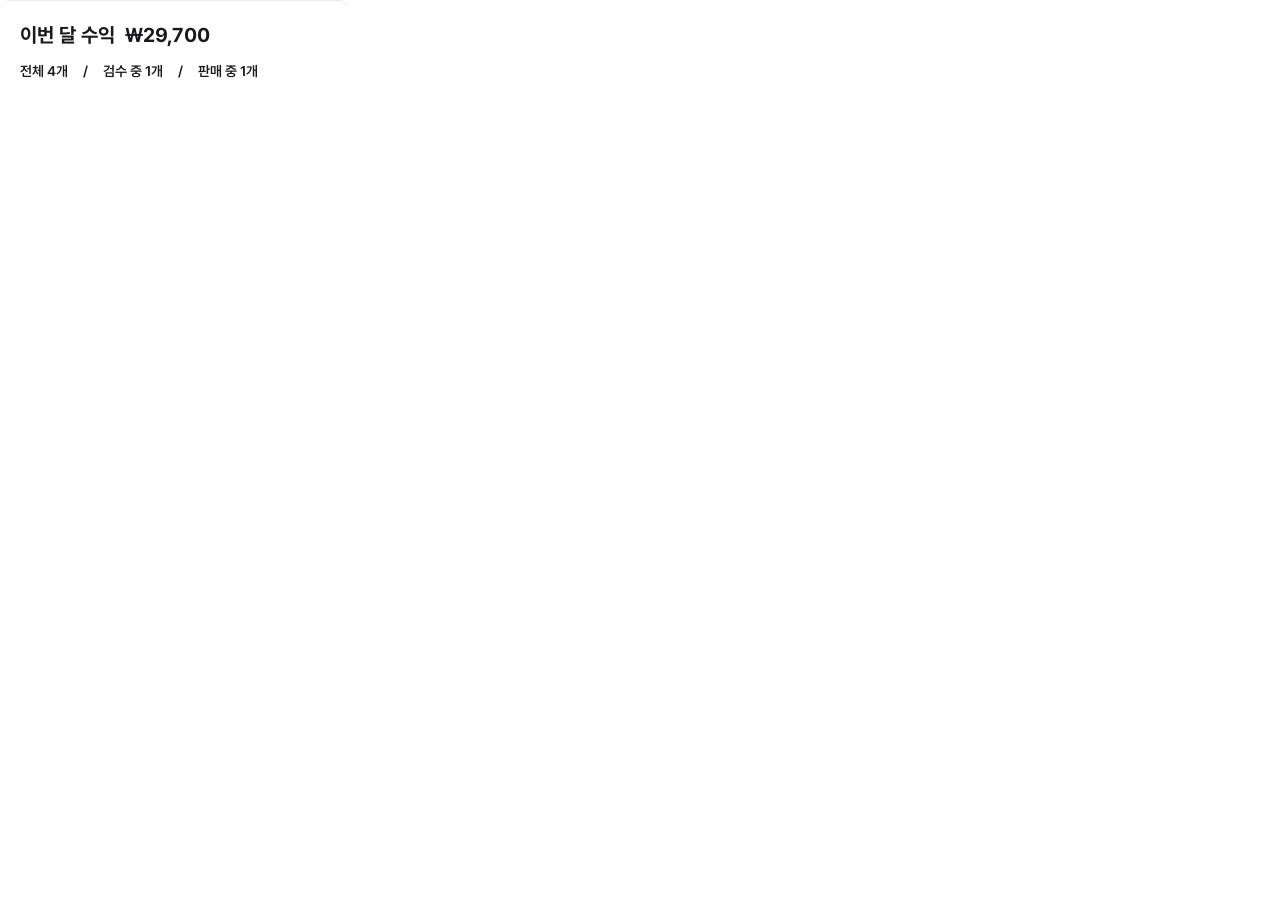
<file: src/parts/stat-card.html>
<!doctype html>
<!--
  src/parts/stat-card.html — 이번 달 수익 카드 (Figma 195:636 · StatCard · 허들링 B안 공통 컴포넌트)
  크기: 350×101 (피그마 레이어 값 그대로). 안쪽 여백 20 (space-page) · 간격 12 · 모서리 12 (radius-card) · 위쪽 선 1px
  글자 폭: 피그마는 350이지만 내용 영역 310(350 − 여백 20×2)에 맞춤 (요청 2026-10-25)
  상태: 없음 (피그마에 variant 없음)
  숫자: #stat-card-amount span의 textContent만 바꾼다. ₩는 span 밖 (src/patterns/count-up.html)
    data-final = 최종값. tabular-nums 등 카운트업용 설정은 장면에서 더한다 (부품은 피그마 그대로)
-->
<html lang="ko">
<head>
<meta charset="utf-8">
<title>stat-card</title>
<style>
  @font-face { font-family: "Pretendard"; font-weight: 600; src: url("../assets/fonts/Pretendard-SemiBold.otf") format("opentype"); }
  @font-face { font-family: "Pretendard"; font-weight: 700; src: url("../assets/fonts/Pretendard-Bold.otf") format("opentype"); }
  /* 토큰 (docs/design.md 1장) */
  :root {
    --color-bg: #ffffff;
    --color-text: #18191b;
    --color-border: #e9eaed;
  }
  html, body { margin: 0; background: transparent; }
  #stat-card {
    box-sizing: border-box;
    width: 350px;
    padding: 20px;
    display: flex;
    flex-direction: column;
    gap: 12px;
    overflow: hidden;
    border-top: 1px solid var(--color-border);
    border-radius: 12px;
    background: var(--color-bg);
    color: var(--color-text);
    font-family: "Pretendard", sans-serif;
    white-space: pre-wrap;
  }
  #stat-card p { width: 310px; margin: 0; }
  /* Text/section */
  #stat-card .heading { font-weight: 700; font-size: 20px; line-height: 28px; }
  /* Text/label */
  #stat-card .counts { font-weight: 600; font-size: 14px; line-height: 20px; }
</style>
</head>
<body>
  <div id="stat-card">
    <p class="heading">이번 달 수익  ₩<span id="stat-card-amount" data-final="29,700">29,700</span></p>
    <p class="counts">전체 4개     /     검수 중 1개     /     판매 중 1개</p>
  </div>
</body>
</html>
</file>
